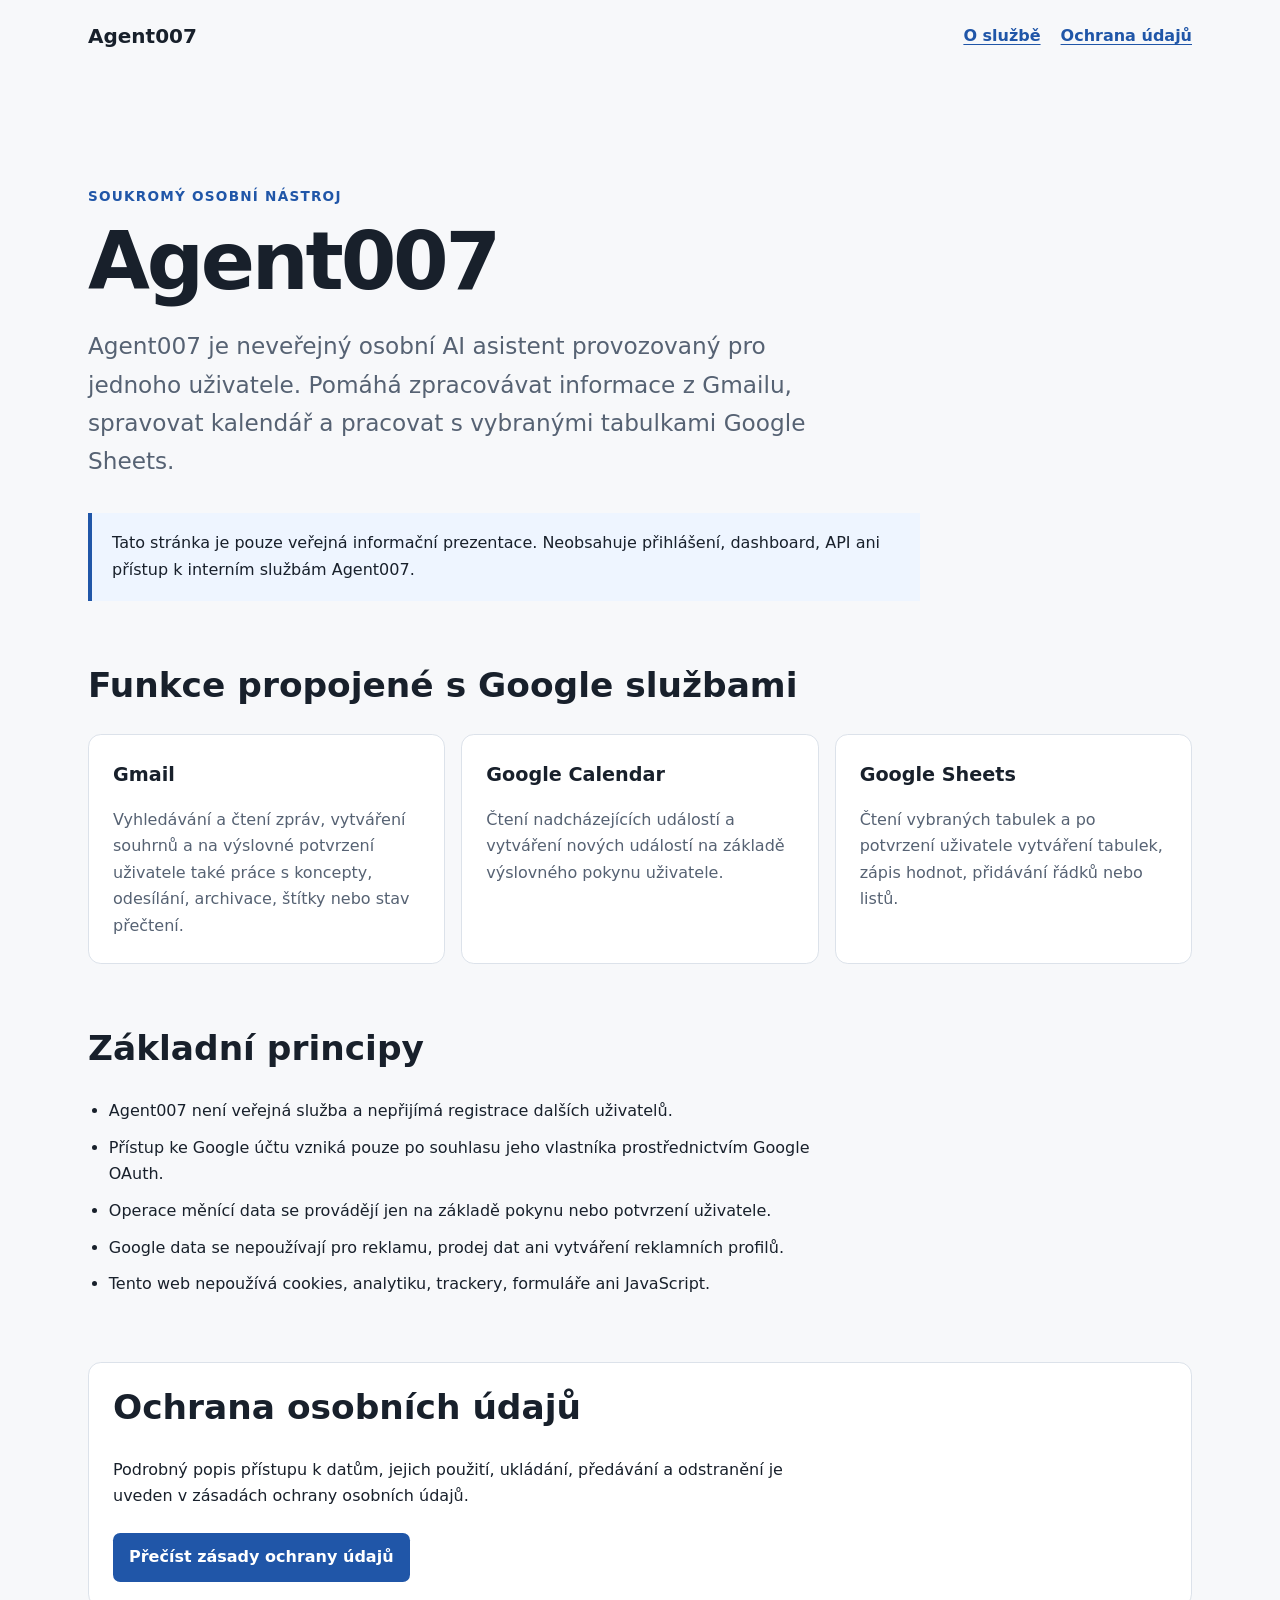
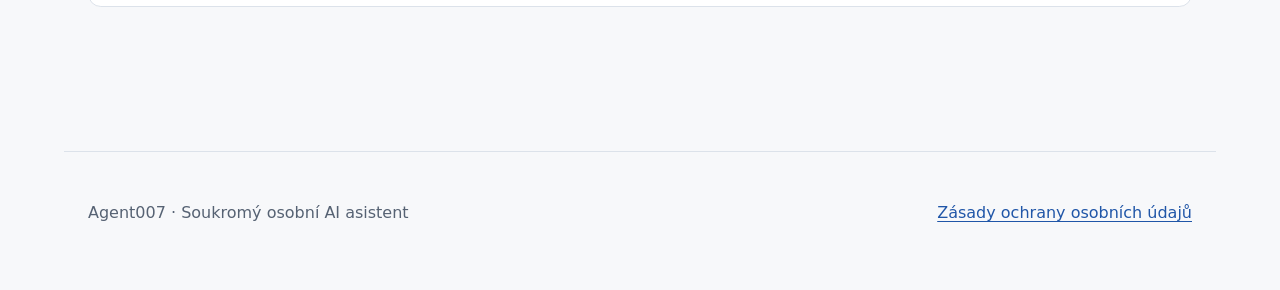
<file: index.html>
<!doctype html>
<html lang="cs">
<head>
  <meta charset="utf-8">
  <meta name="viewport" content="width=device-width, initial-scale=1">
  <meta name="referrer" content="no-referrer">
  <meta http-equiv="Content-Security-Policy" content="default-src 'none'; style-src 'self'; base-uri 'none'; form-action 'none'">
  <meta name="description" content="Veřejné informace o soukromém osobním AI asistentovi Agent007 a jeho integracích s Google službami.">
  <title>Agent007 – osobní AI asistent</title>
  <link rel="stylesheet" href="/styles.css">
</head>
<body>
  <header class="site-header">
    <a class="brand" href="/" aria-label="Agent007 – úvodní stránka">Agent007</a>
    <nav aria-label="Hlavní navigace">
      <a href="/">O službě</a>
      <a href="/privacy/">Ochrana údajů</a>
    </nav>
  </header>

  <main>
    <section class="hero">
      <p class="eyebrow">Soukromý osobní nástroj</p>
      <h1>Agent007</h1>
      <p class="lead">Agent007 je neveřejný osobní AI asistent provozovaný pro jednoho uživatele. Pomáhá zpracovávat informace z Gmailu, spravovat kalendář a pracovat s vybranými tabulkami Google Sheets.</p>
      <p class="notice">Tato stránka je pouze veřejná informační prezentace. Neobsahuje přihlášení, dashboard, API ani přístup k interním službám Agent007.</p>
    </section>

    <section aria-labelledby="functions-heading">
      <h2 id="functions-heading">Funkce propojené s Google službami</h2>
      <div class="cards">
        <article>
          <h3>Gmail</h3>
          <p>Vyhledávání a čtení zpráv, vytváření souhrnů a na výslovné potvrzení uživatele také práce s koncepty, odesílání, archivace, štítky nebo stav přečtení.</p>
        </article>
        <article>
          <h3>Google Calendar</h3>
          <p>Čtení nadcházejících událostí a vytváření nových událostí na základě výslovného pokynu uživatele.</p>
        </article>
        <article>
          <h3>Google Sheets</h3>
          <p>Čtení vybraných tabulek a po potvrzení uživatele vytváření tabulek, zápis hodnot, přidávání řádků nebo listů.</p>
        </article>
      </div>
    </section>

    <section aria-labelledby="principles-heading">
      <h2 id="principles-heading">Základní principy</h2>
      <ul class="checklist">
        <li>Agent007 není veřejná služba a nepřijímá registrace dalších uživatelů.</li>
        <li>Přístup ke Google účtu vzniká pouze po souhlasu jeho vlastníka prostřednictvím Google OAuth.</li>
        <li>Operace měnící data se provádějí jen na základě pokynu nebo potvrzení uživatele.</li>
        <li>Google data se nepoužívají pro reklamu, prodej dat ani vytváření reklamních profilů.</li>
        <li>Tento web nepoužívá cookies, analytiku, trackery, formuláře ani JavaScript.</li>
      </ul>
    </section>

    <section class="cta" aria-labelledby="privacy-heading">
      <h2 id="privacy-heading">Ochrana osobních údajů</h2>
      <p>Podrobný popis přístupu k datům, jejich použití, ukládání, předávání a odstranění je uveden v zásadách ochrany osobních údajů.</p>
      <a class="button" href="/privacy/">Přečíst zásady ochrany údajů</a>
    </section>
  </main>

  <footer>
    <p>Agent007 · Soukromý osobní AI asistent</p>
    <p><a href="/privacy/">Zásady ochrany osobních údajů</a></p>
  </footer>
</body>
</html>
</file>
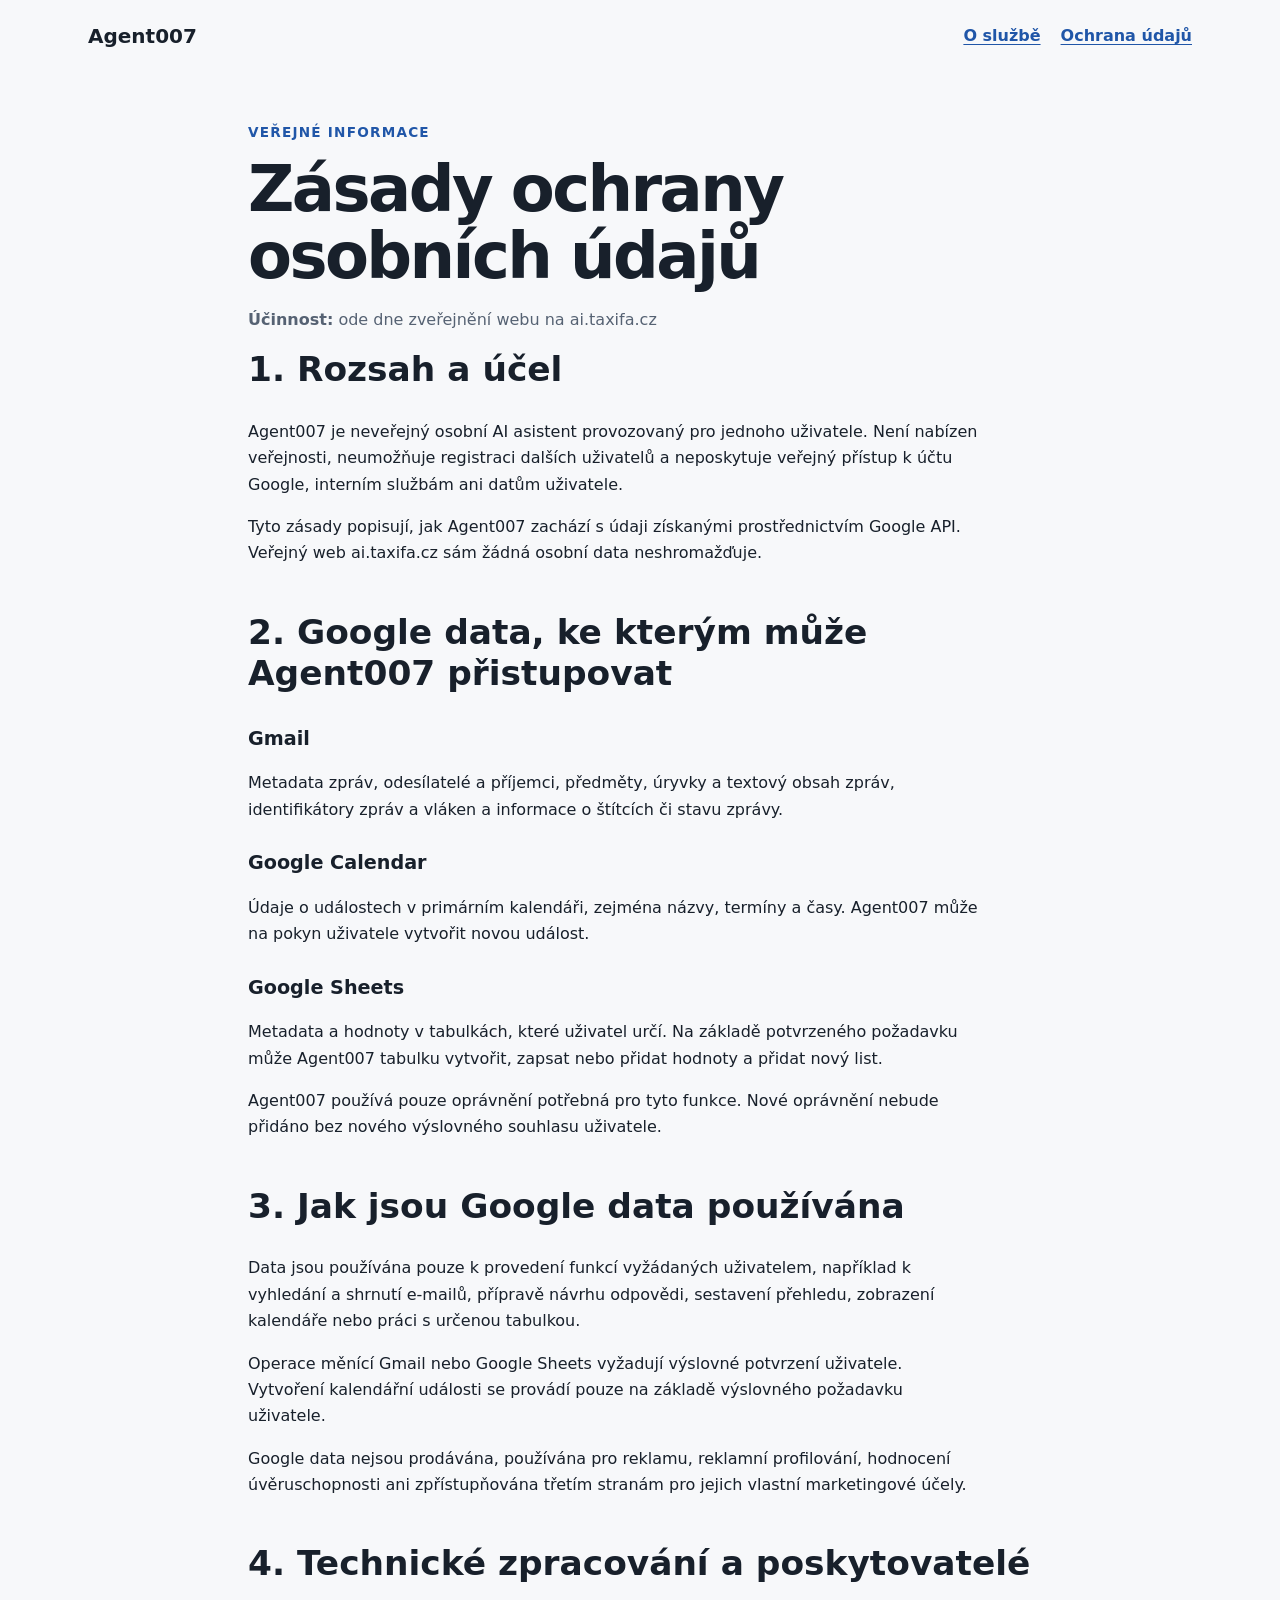
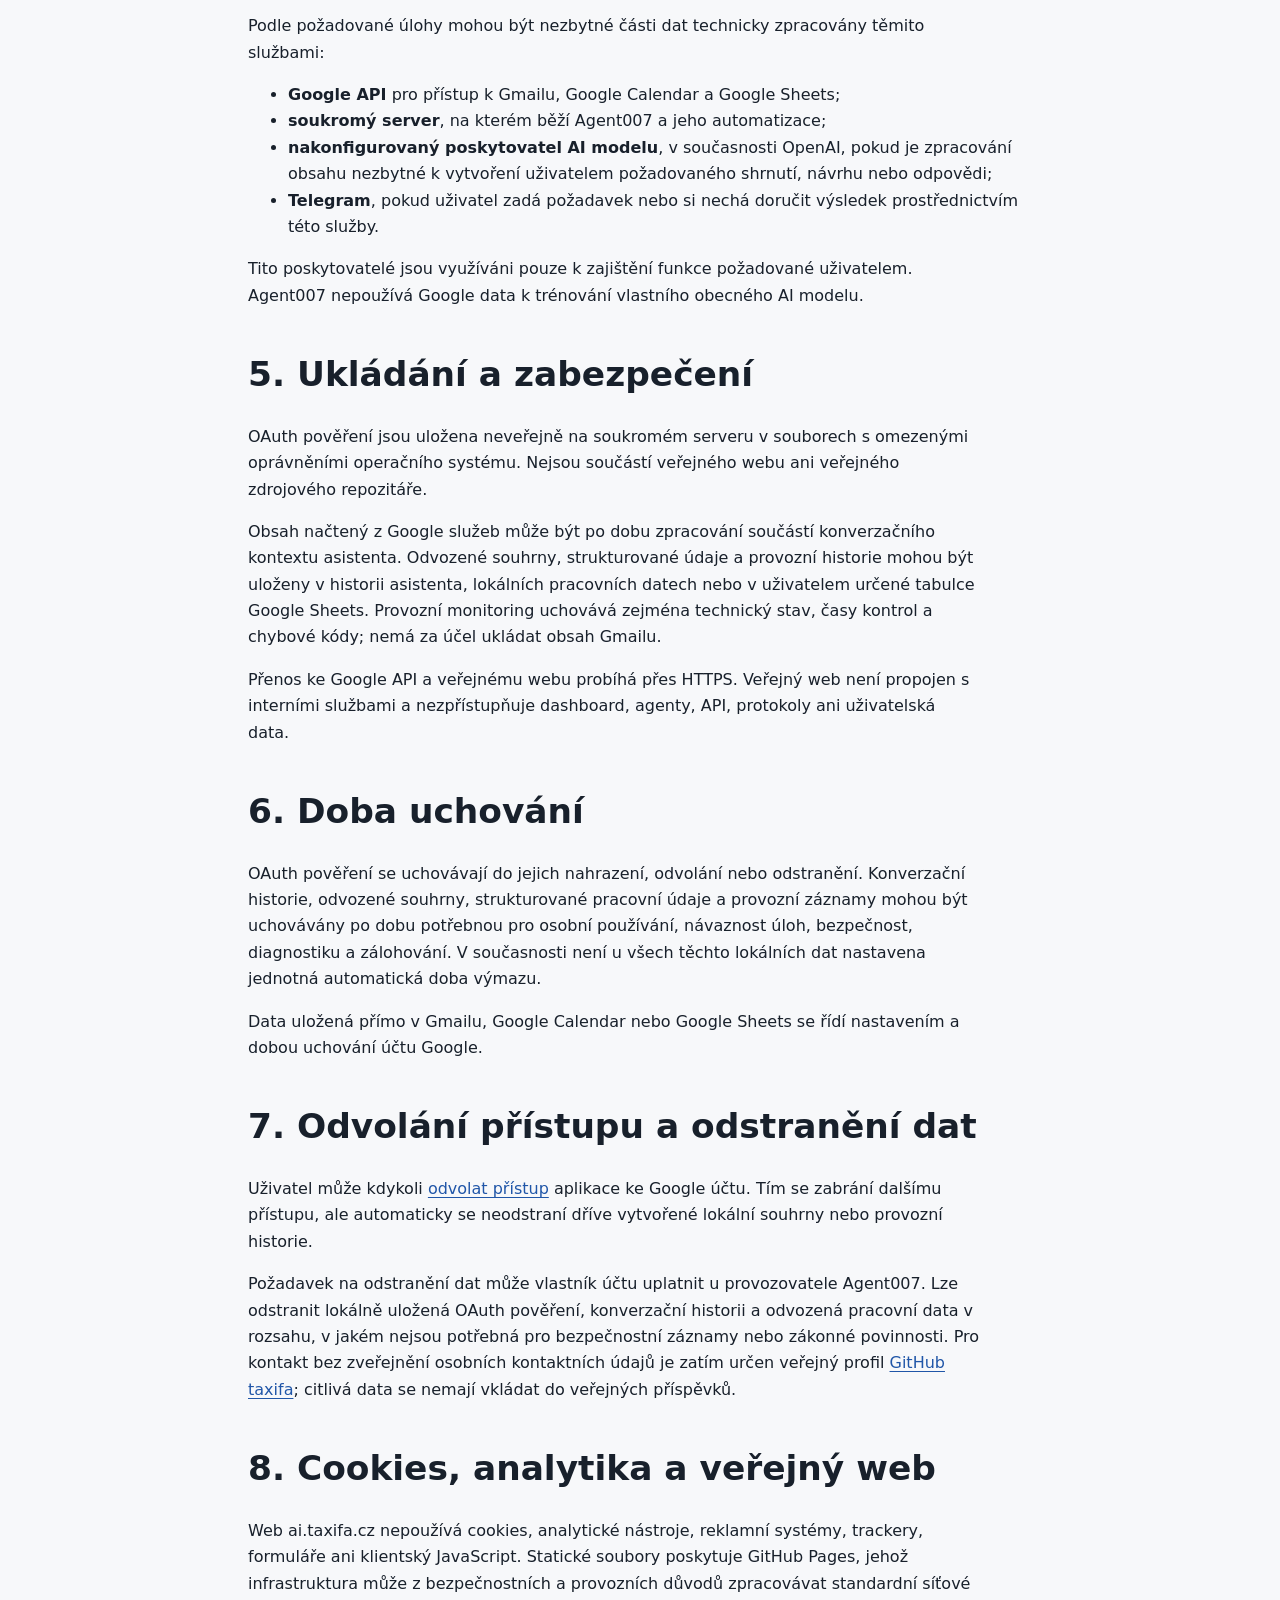
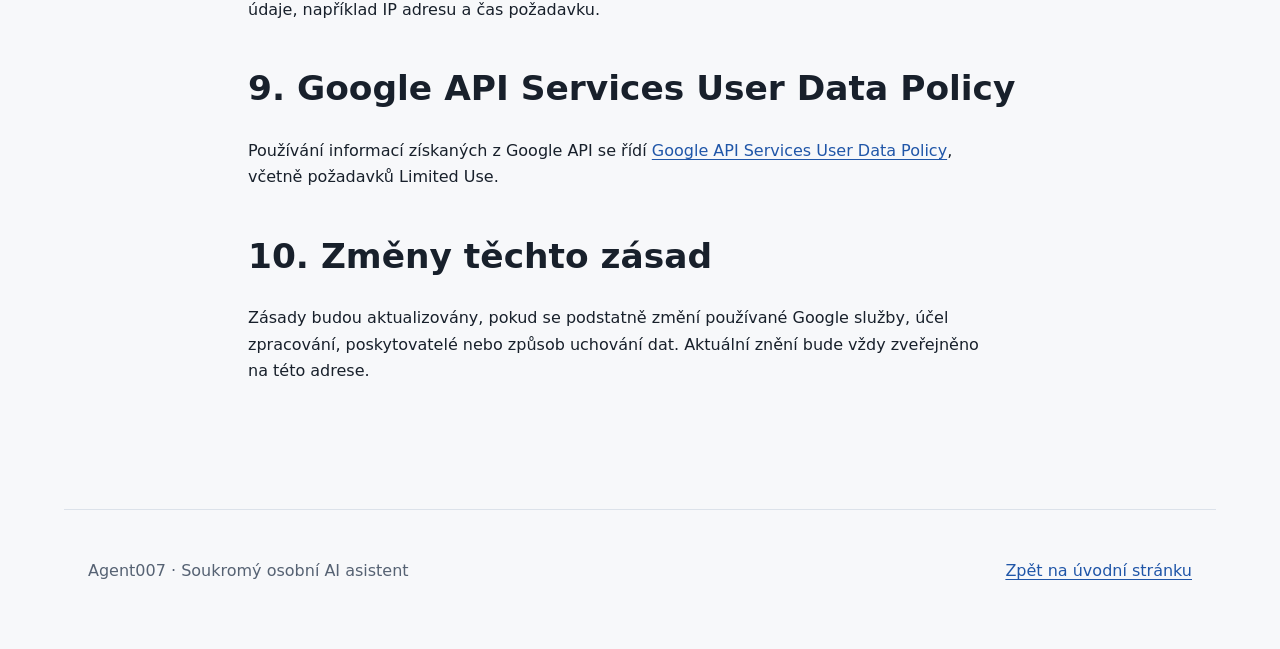
<file: privacy/index.html>
<!doctype html>
<html lang="cs">
<head>
  <meta charset="utf-8">
  <meta name="viewport" content="width=device-width, initial-scale=1">
  <meta name="referrer" content="no-referrer">
  <meta http-equiv="Content-Security-Policy" content="default-src 'none'; style-src 'self'; base-uri 'none'; form-action 'none'">
  <meta name="description" content="Zásady ochrany osobních údajů pro soukromého osobního AI asistenta Agent007.">
  <title>Zásady ochrany osobních údajů – Agent007</title>
  <link rel="stylesheet" href="/styles.css">
</head>
<body>
  <header class="site-header">
    <a class="brand" href="/" aria-label="Agent007 – úvodní stránka">Agent007</a>
    <nav aria-label="Hlavní navigace">
      <a href="/">O službě</a>
      <a href="/privacy/" aria-current="page">Ochrana údajů</a>
    </nav>
  </header>

  <main class="document">
    <p class="eyebrow">Veřejné informace</p>
    <h1>Zásady ochrany osobních údajů</h1>
    <p class="metadata"><strong>Účinnost:</strong> ode dne zveřejnění webu na ai.taxifa.cz</p>

    <section>
      <h2>1. Rozsah a účel</h2>
      <p>Agent007 je neveřejný osobní AI asistent provozovaný pro jednoho uživatele. Není nabízen veřejnosti, neumožňuje registraci dalších uživatelů a neposkytuje veřejný přístup k účtu Google, interním službám ani datům uživatele.</p>
      <p>Tyto zásady popisují, jak Agent007 zachází s údaji získanými prostřednictvím Google API. Veřejný web ai.taxifa.cz sám žádná osobní data neshromažďuje.</p>
    </section>

    <section>
      <h2>2. Google data, ke kterým může Agent007 přistupovat</h2>
      <h3>Gmail</h3>
      <p>Metadata zpráv, odesílatelé a příjemci, předměty, úryvky a textový obsah zpráv, identifikátory zpráv a vláken a informace o štítcích či stavu zprávy.</p>
      <h3>Google Calendar</h3>
      <p>Údaje o událostech v primárním kalendáři, zejména názvy, termíny a časy. Agent007 může na pokyn uživatele vytvořit novou událost.</p>
      <h3>Google Sheets</h3>
      <p>Metadata a hodnoty v tabulkách, které uživatel určí. Na základě potvrzeného požadavku může Agent007 tabulku vytvořit, zapsat nebo přidat hodnoty a přidat nový list.</p>
      <p>Agent007 používá pouze oprávnění potřebná pro tyto funkce. Nové oprávnění nebude přidáno bez nového výslovného souhlasu uživatele.</p>
    </section>

    <section>
      <h2>3. Jak jsou Google data používána</h2>
      <p>Data jsou používána pouze k provedení funkcí vyžádaných uživatelem, například k vyhledání a shrnutí e-mailů, přípravě návrhu odpovědi, sestavení přehledu, zobrazení kalendáře nebo práci s určenou tabulkou.</p>
      <p>Operace měnící Gmail nebo Google Sheets vyžadují výslovné potvrzení uživatele. Vytvoření kalendářní události se provádí pouze na základě výslovného požadavku uživatele.</p>
      <p>Google data nejsou prodávána, používána pro reklamu, reklamní profilování, hodnocení úvěruschopnosti ani zpřístupňována třetím stranám pro jejich vlastní marketingové účely.</p>
    </section>

    <section>
      <h2>4. Technické zpracování a poskytovatelé</h2>
      <p>Podle požadované úlohy mohou být nezbytné části dat technicky zpracovány těmito službami:</p>
      <ul>
        <li><strong>Google API</strong> pro přístup k Gmailu, Google Calendar a Google Sheets;</li>
        <li><strong>soukromý server</strong>, na kterém běží Agent007 a jeho automatizace;</li>
        <li><strong>nakonfigurovaný poskytovatel AI modelu</strong>, v současnosti OpenAI, pokud je zpracování obsahu nezbytné k vytvoření uživatelem požadovaného shrnutí, návrhu nebo odpovědi;</li>
        <li><strong>Telegram</strong>, pokud uživatel zadá požadavek nebo si nechá doručit výsledek prostřednictvím této služby.</li>
      </ul>
      <p>Tito poskytovatelé jsou využíváni pouze k zajištění funkce požadované uživatelem. Agent007 nepoužívá Google data k trénování vlastního obecného AI modelu.</p>
    </section>

    <section>
      <h2>5. Ukládání a zabezpečení</h2>
      <p>OAuth pověření jsou uložena neveřejně na soukromém serveru v souborech s omezenými oprávněními operačního systému. Nejsou součástí veřejného webu ani veřejného zdrojového repozitáře.</p>
      <p>Obsah načtený z Google služeb může být po dobu zpracování součástí konverzačního kontextu asistenta. Odvozené souhrny, strukturované údaje a provozní historie mohou být uloženy v historii asistenta, lokálních pracovních datech nebo v uživatelem určené tabulce Google Sheets. Provozní monitoring uchovává zejména technický stav, časy kontrol a chybové kódy; nemá za účel ukládat obsah Gmailu.</p>
      <p>Přenos ke Google API a veřejnému webu probíhá přes HTTPS. Veřejný web není propojen s interními službami a nezpřístupňuje dashboard, agenty, API, protokoly ani uživatelská data.</p>
    </section>

    <section>
      <h2>6. Doba uchování</h2>
      <p>OAuth pověření se uchovávají do jejich nahrazení, odvolání nebo odstranění. Konverzační historie, odvozené souhrny, strukturované pracovní údaje a provozní záznamy mohou být uchovávány po dobu potřebnou pro osobní používání, návaznost úloh, bezpečnost, diagnostiku a zálohování. V současnosti není u všech těchto lokálních dat nastavena jednotná automatická doba výmazu.</p>
      <p>Data uložená přímo v Gmailu, Google Calendar nebo Google Sheets se řídí nastavením a dobou uchování účtu Google.</p>
    </section>

    <section>
      <h2>7. Odvolání přístupu a odstranění dat</h2>
      <p>Uživatel může kdykoli <a href="https://myaccount.google.com/connections" rel="noreferrer">odvolat přístup</a> aplikace ke Google účtu. Tím se zabrání dalšímu přístupu, ale automaticky se neodstraní dříve vytvořené lokální souhrny nebo provozní historie.</p>
      <p>Požadavek na odstranění dat může vlastník účtu uplatnit u provozovatele Agent007. Lze odstranit lokálně uložená OAuth pověření, konverzační historii a odvozená pracovní data v rozsahu, v jakém nejsou potřebná pro bezpečnostní záznamy nebo zákonné povinnosti. Pro kontakt bez zveřejnění osobních kontaktních údajů je zatím určen veřejný profil <a href="https://github.com/taxifa" rel="noreferrer">GitHub taxifa</a>; citlivá data se nemají vkládat do veřejných příspěvků.</p>
    </section>

    <section>
      <h2>8. Cookies, analytika a veřejný web</h2>
      <p>Web ai.taxifa.cz nepoužívá cookies, analytické nástroje, reklamní systémy, trackery, formuláře ani klientský JavaScript. Statické soubory poskytuje GitHub Pages, jehož infrastruktura může z bezpečnostních a provozních důvodů zpracovávat standardní síťové údaje, například IP adresu a čas požadavku.</p>
    </section>

    <section>
      <h2>9. Google API Services User Data Policy</h2>
      <p>Používání informací získaných z Google API se řídí <a href="https://developers.google.com/terms/api-services-user-data-policy" rel="noreferrer">Google API Services User Data Policy</a>, včetně požadavků Limited Use.</p>
    </section>

    <section>
      <h2>10. Změny těchto zásad</h2>
      <p>Zásady budou aktualizovány, pokud se podstatně změní používané Google služby, účel zpracování, poskytovatelé nebo způsob uchování dat. Aktuální znění bude vždy zveřejněno na této adrese.</p>
    </section>
  </main>

  <footer>
    <p>Agent007 · Soukromý osobní AI asistent</p>
    <p><a href="/">Zpět na úvodní stránku</a></p>
  </footer>
</body>
</html>
</file>
<file: styles.css>
:root {
  color-scheme: light;
  --background: #f7f8fa;
  --surface: #ffffff;
  --text: #18202b;
  --muted: #566273;
  --accent: #2056a8;
  --accent-dark: #163d78;
  --border: #dce2ea;
  --notice: #eef5ff;
  --max-width: 72rem;
}

* { box-sizing: border-box; }

html { scroll-behavior: smooth; }

body {
  margin: 0;
  background: var(--background);
  color: var(--text);
  font-family: system-ui, -apple-system, BlinkMacSystemFont, "Segoe UI", sans-serif;
  font-size: 1rem;
  line-height: 1.65;
}

a { color: var(--accent); text-underline-offset: 0.18em; }
a:hover, a:focus { color: var(--accent-dark); }
a:focus-visible { outline: 3px solid #84adf0; outline-offset: 3px; }

.site-header {
  display: flex;
  justify-content: space-between;
  align-items: center;
  gap: 1.5rem;
  max-width: var(--max-width);
  margin: 0 auto;
  padding: 1.25rem 1.5rem;
}

.brand {
  color: var(--text);
  font-size: 1.25rem;
  font-weight: 750;
  text-decoration: none;
}

nav { display: flex; flex-wrap: wrap; gap: 1.25rem; }
nav a { font-weight: 650; }

main {
  max-width: var(--max-width);
  margin: 0 auto;
  padding: 3rem 1.5rem 5rem;
}

section { margin: 0 0 4rem; }

.hero { padding-top: 4rem; }
.hero h1, .document h1 {
  max-width: 18ch;
  margin: 0 0 1rem;
  font-size: clamp(2.5rem, 8vw, 5rem);
  line-height: 1.05;
  letter-spacing: -0.04em;
}

.eyebrow {
  margin: 0 0 0.8rem;
  color: var(--accent);
  font-size: 0.85rem;
  font-weight: 800;
  letter-spacing: 0.09em;
  text-transform: uppercase;
}

.lead {
  max-width: 48rem;
  color: var(--muted);
  font-size: clamp(1.15rem, 2.5vw, 1.45rem);
}

.notice {
  max-width: 52rem;
  margin-top: 2rem;
  padding: 1.1rem 1.25rem;
  border-left: 4px solid var(--accent);
  background: var(--notice);
}

h2 { margin-top: 0; font-size: clamp(1.55rem, 3vw, 2.15rem); line-height: 1.2; }
h3 { margin: 0 0 0.6rem; font-size: 1.2rem; }
p, li { max-width: 72ch; }

.cards {
  display: grid;
  grid-template-columns: repeat(3, minmax(0, 1fr));
  gap: 1rem;
}

.cards article, .cta {
  padding: 1.5rem;
  border: 1px solid var(--border);
  border-radius: 0.8rem;
  background: var(--surface);
}

.cards p { margin-bottom: 0; color: var(--muted); }
.checklist { padding-left: 1.3rem; }
.checklist li { margin-bottom: 0.65rem; }

.button {
  display: inline-block;
  margin-top: 0.5rem;
  padding: 0.7rem 1rem;
  border-radius: 0.45rem;
  background: var(--accent);
  color: #fff;
  font-weight: 750;
  text-decoration: none;
}
.button:hover, .button:focus { background: var(--accent-dark); color: #fff; }

.document { max-width: 52rem; }
.document h1 { font-size: clamp(2.2rem, 6vw, 4rem); }
.document section { margin-bottom: 2.8rem; }
.document h3 { margin-top: 1.5rem; }
.metadata { color: var(--muted); }

footer {
  display: flex;
  justify-content: space-between;
  gap: 1.5rem;
  max-width: var(--max-width);
  margin: 0 auto;
  padding: 2rem 1.5rem 3rem;
  border-top: 1px solid var(--border);
  color: var(--muted);
}

.error-page { min-height: 70vh; }

@media (max-width: 48rem) {
  .site-header, footer { align-items: flex-start; flex-direction: column; }
  .cards { grid-template-columns: 1fr; }
  .hero { padding-top: 2rem; }
}
</file>
